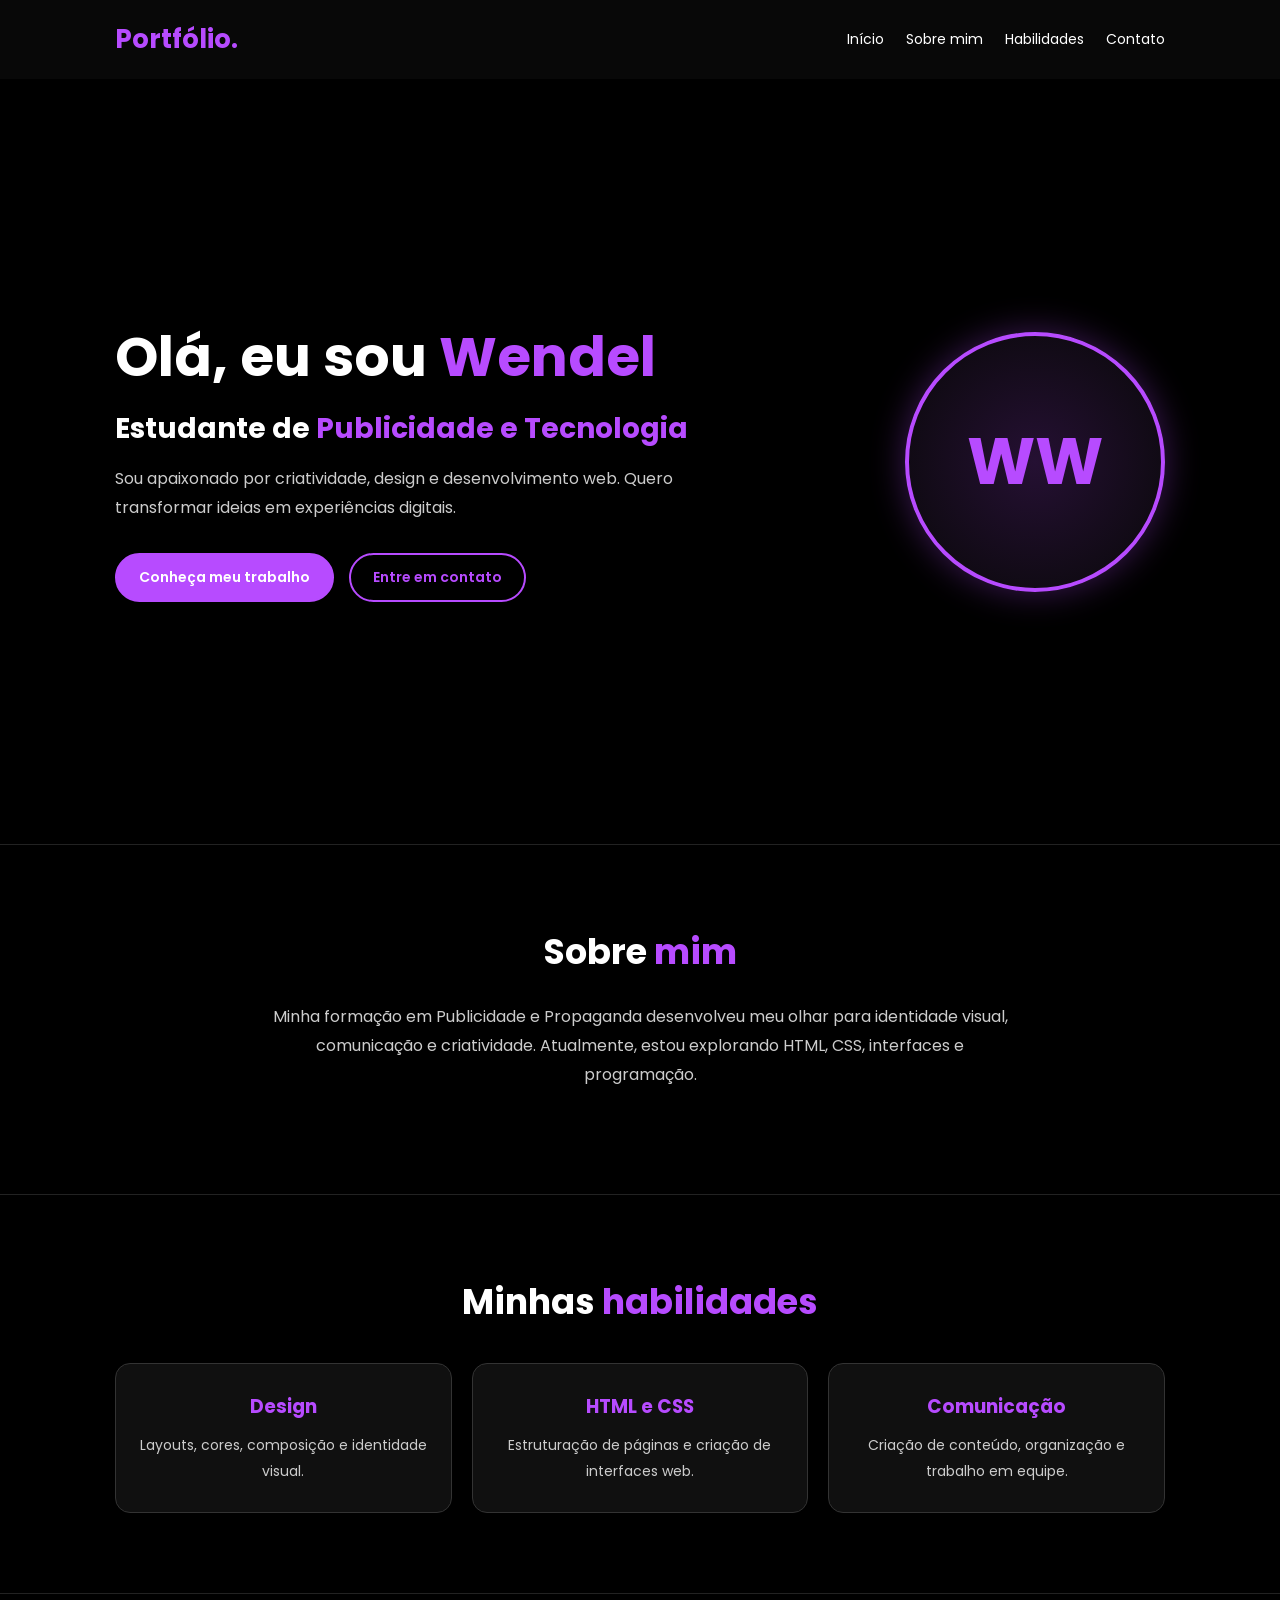
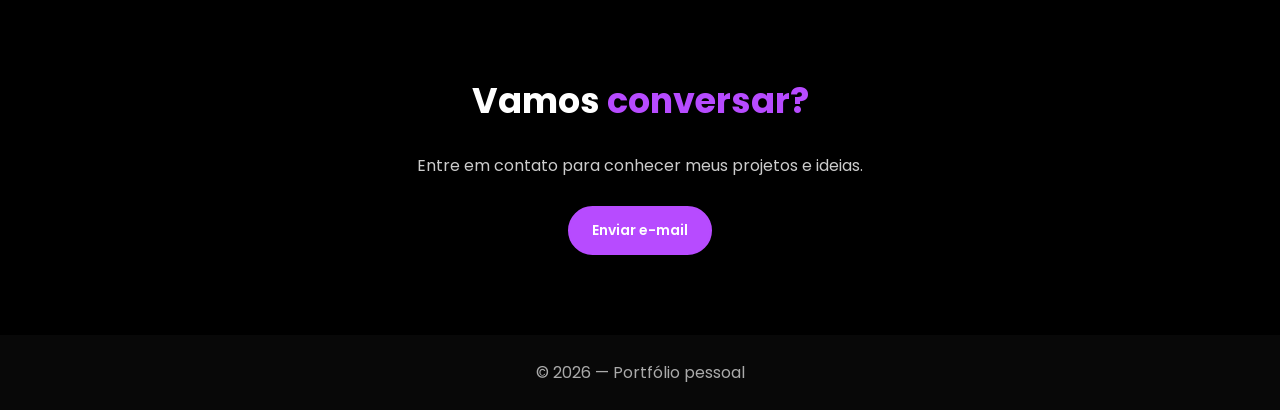
<file: PORTIFOLIO/index.html>
<!DOCTYPE html>
<html lang="pt-BR">
<head>
  <meta charset="UTF-8">
  <meta name="viewport" content="width=device-width, initial-scale=1.0">
  <title>Meu Portfólio</title>
  <link rel="stylesheet" href="style.css">
  <link rel="preconnect" href="https://fonts.googleapis.com">
  <link href="https://fonts.googleapis.com/css2?family=Poppins:wght@300;400;600;700&display=swap" rel="stylesheet">
</head>
<body>
  <header>
    <a href="#" class="logo">Portfólio.</a>
    <nav>
      <a href="#inicio">Início</a>
      <a href="#sobre">Sobre mim</a>
      <a href="#habilidades">Habilidades</a>
      <a href="#contato">Contato</a>
    </nav>
  </header>

  <main>
    <section id="inicio" class="inicio">
      <div class="conteudo">
        <h1>Olá, eu sou <span>Wendel</span></h1>
        <h2>Estudante de <span>Publicidade e Tecnologia</span></h2>
        <p>
          Sou apaixonado por criatividade, design e desenvolvimento web.
          Quero transformar ideias em experiências digitais.
        </p>

        <div class="botoes">
          <a href="#sobre" class="botao">Conheça meu trabalho</a>
          <a href="#contato" class="botao contorno">Entre em contato</a>
        </div>
      </div>

      <div class="foto">
        <div class="circulo">
          <span>WW</span>
        </div>
      </div>
    </section>

    <section id="sobre" class="secao">
      <h2>Sobre <span>mim</span></h2>
      <p>
        Minha formação em Publicidade e Propaganda desenvolveu meu olhar
        para identidade visual, comunicação e criatividade. Atualmente,
        estou explorando HTML, CSS, interfaces e programação.
      </p>
    </section>

    <section id="habilidades" class="secao">
      <h2>Minhas <span>habilidades</span></h2>
      <div class="cartoes">
        <article class="cartao">
          <h3>Design</h3>
          <p>Layouts, cores, composição e identidade visual.</p>
        </article>
        <article class="cartao">
          <h3>HTML e CSS</h3>
          <p>Estruturação de páginas e criação de interfaces web.</p>
        </article>
        <article class="cartao">
          <h3>Comunicação</h3>
          <p>Criação de conteúdo, organização e trabalho em equipe.</p>
        </article>
      </div>
    </section>

    <section id="contato" class="secao">
      <h2>Vamos <span>conversar?</span></h2>
      <p>Entre em contato para conhecer meus projetos e ideias.</p>
      <a class="botao" href="mailto:seuemail@exemplo.com">Enviar e-mail</a>
    </section>
  </main>

  <footer>© 2026 — Portfólio pessoal</footer>
</body>
</html>
</file>
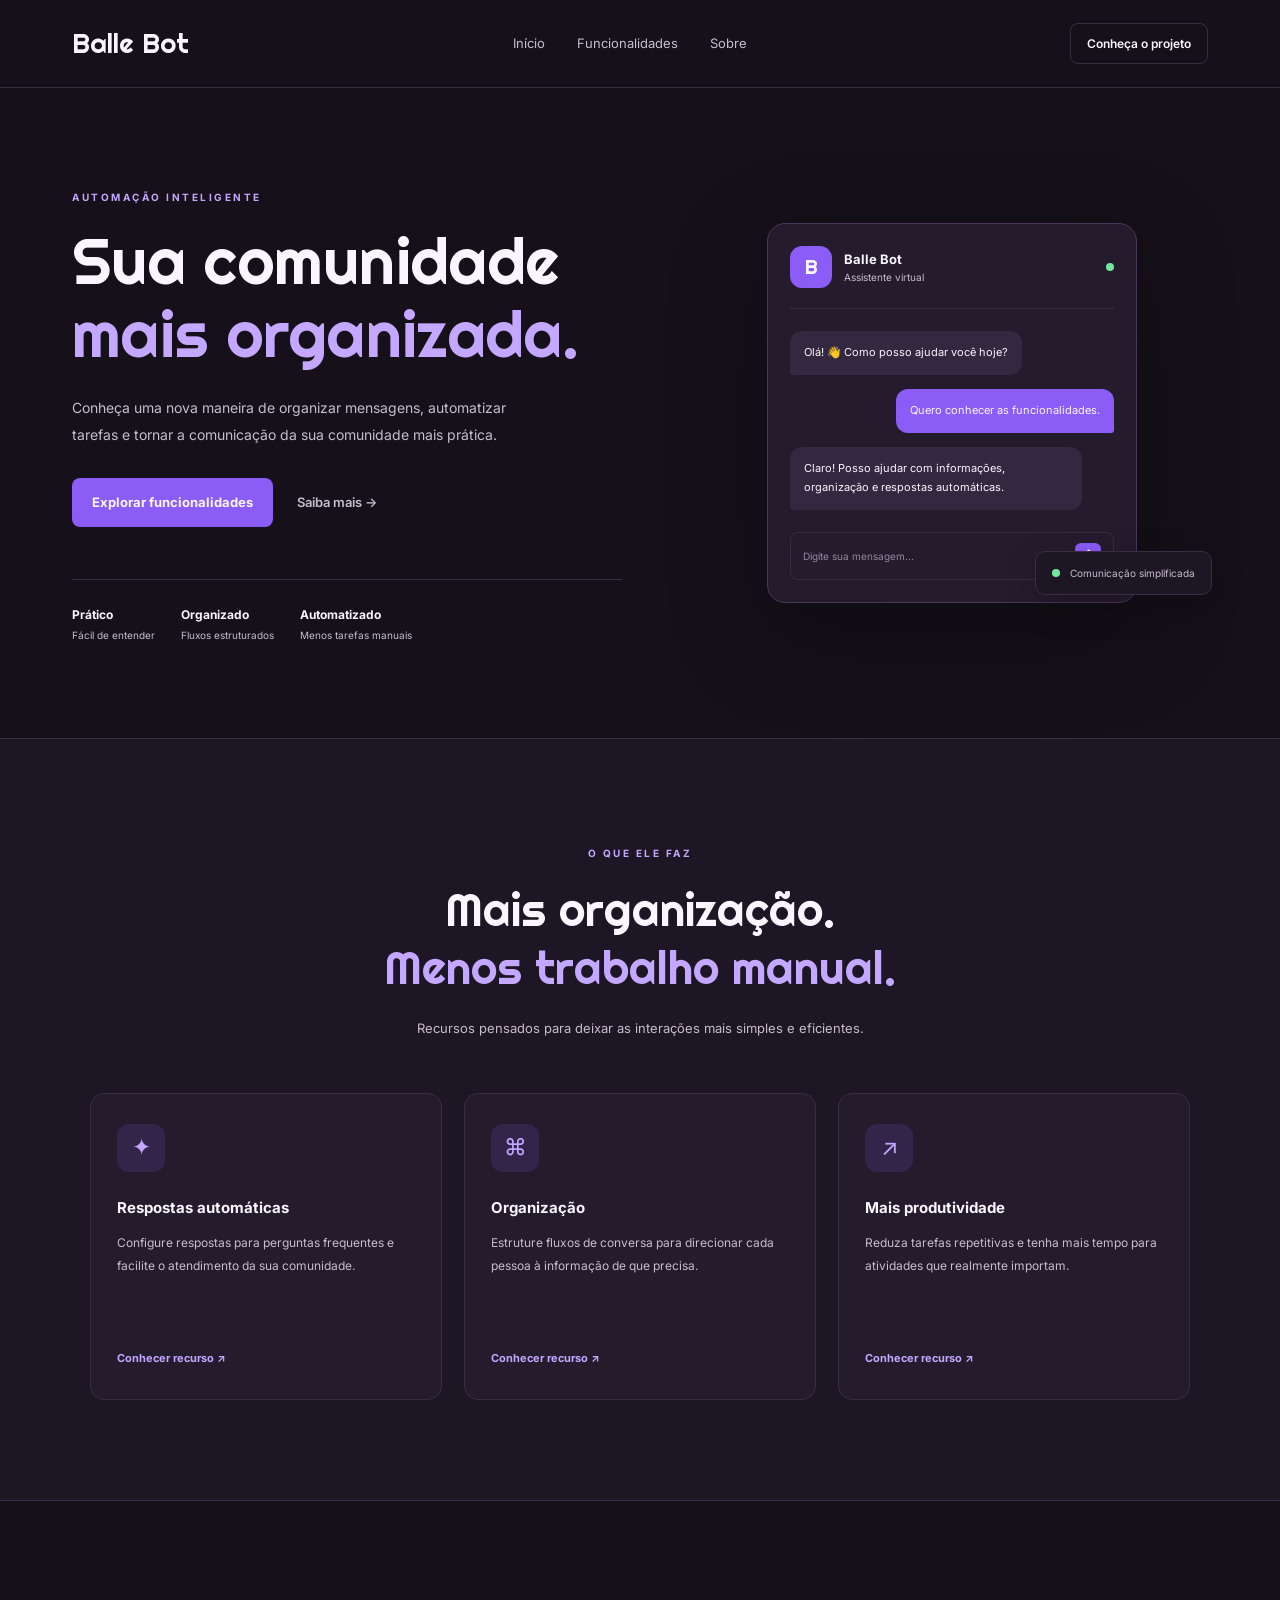
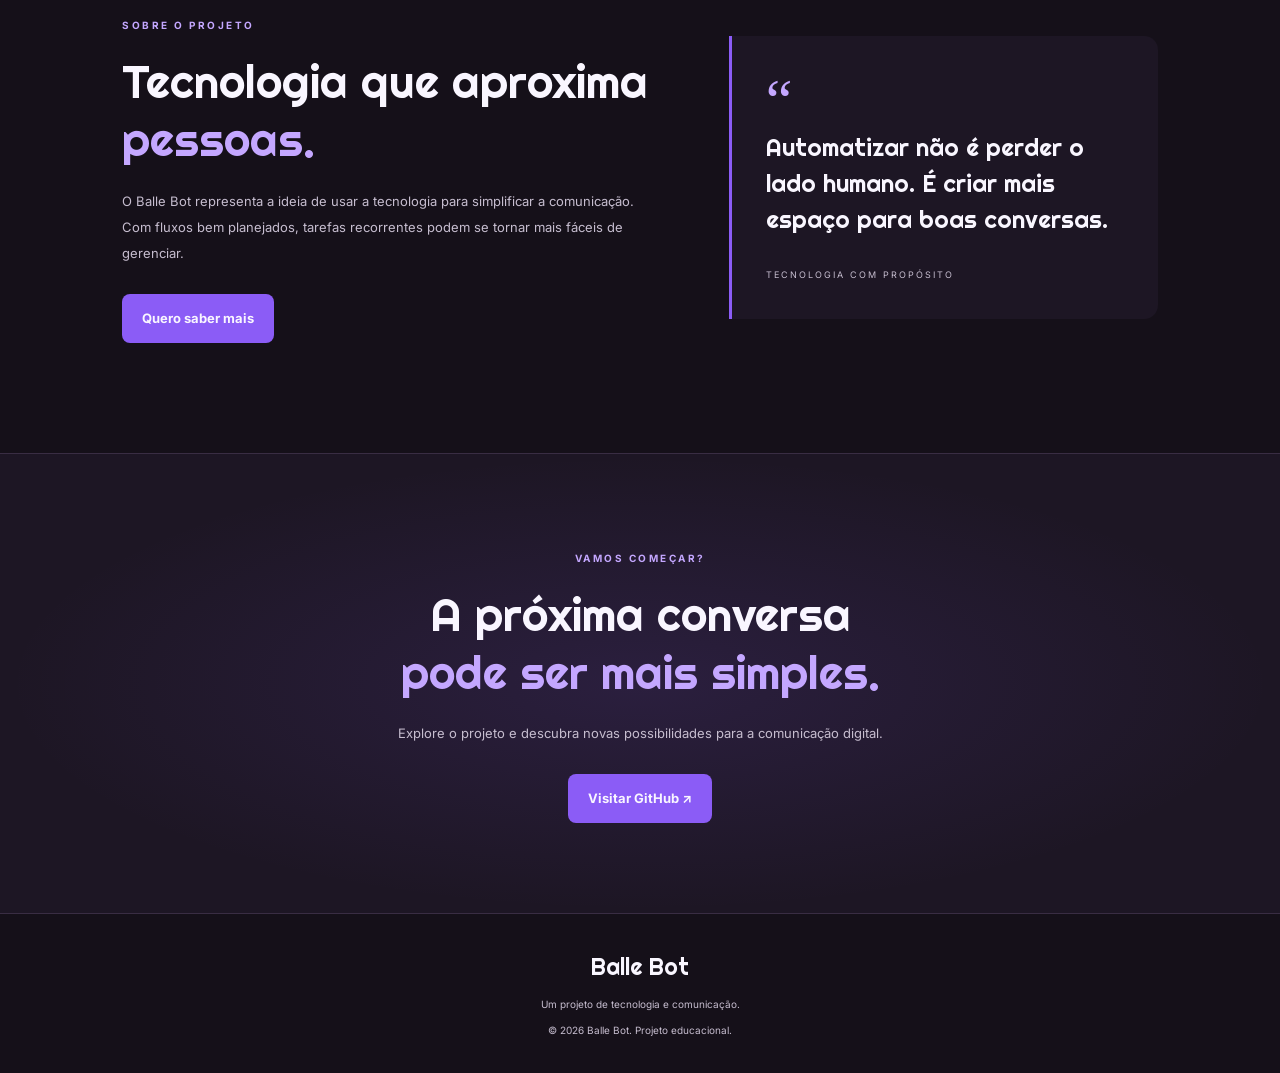
<file: TRABALHO/index.html>
<!DOCTYPE html>
<html lang="pt-BR">

<head>
    <meta charset="UTF-8">
    <meta name="viewport" content="width=device-width, initial-scale=1.0">

    <meta
        name="description"
        content="Conheça o Balle Bot, um assistente para automatizar tarefas e facilitar o gerenciamento da sua comunidade."
    >

    <title>Balle Bot | Sua comunidade mais organizada</title>

    <link rel="preconnect" href="https://fonts.googleapis.com">
    <link rel="preconnect" href="https://fonts.gstatic.com" crossorigin>

    <link
        href="https://fonts.googleapis.com/css2?family=Inter:wght@400;500;600;700&family=Righteous&display=swap"
        rel="stylesheet"
    >

    <link rel="stylesheet" href="./style.css">
</head>

<body>

    <!-- CABEÇALHO -->
    <header class="cabecalho">
        <nav class="navegacao">

            <a href="#inicio" class="logo" aria-label="Balle Bot, início">
                Balle Bot
            </a>

            <div class="menu">
                <a href="#inicio">Início</a>
                <a href="#funcionalidades">Funcionalidades</a>
                <a href="#sobre">Sobre</a>
            </div>

            <a href="#contato" class="botao-menu">
                Conheça o projeto
            </a>

        </nav>
    </header>

    <main>

        <!-- APRESENTAÇÃO -->
        <section class="hero" id="inicio">

            <div class="hero-conteudo">

                <span class="etiqueta">AUTOMAÇÃO INTELIGENTE</span>

                <h1>
                    Sua comunidade
                    <span>mais organizada.</span>
                </h1>

                <p>
                    Conheça uma nova maneira de organizar mensagens,
                    automatizar tarefas e tornar a comunicação
                    da sua comunidade mais prática.
                </p>

                <div class="hero-botoes">
                    <a href="#funcionalidades" class="botao-principal">
                        Explorar funcionalidades
                    </a>

                    <a href="#sobre" class="botao-secundario">
                        Saiba mais →
                    </a>
                </div>

                <div class="indicadores">
                    <div>
                        <strong>Prático</strong>
                        <span>Fácil de entender</span>
                    </div>

                    <div>
                        <strong>Organizado</strong>
                        <span>Fluxos estruturados</span>
                    </div>

                    <div>
                        <strong>Automatizado</strong>
                        <span>Menos tarefas manuais</span>
                    </div>
                </div>

            </div>

            <div class="hero-visual">

                <div class="circulo circulo-grande"></div>
                <div class="circulo circulo-pequeno"></div>

                <div class="cartao-chat">

                    <div class="chat-topo">
                        <div class="avatar">B</div>

                        <div>
                            <strong>Balle Bot</strong>
                            <span>Assistente virtual</span>
                        </div>

                        <span class="status"></span>
                    </div>

                    <div class="chat-mensagens">

                        <div class="mensagem mensagem-bot">
                            Olá! 👋 Como posso ajudar você hoje?
                        </div>

                        <div class="mensagem mensagem-usuario">
                            Quero conhecer as funcionalidades.
                        </div>

                        <div class="mensagem mensagem-bot">
                            Claro! Posso ajudar com informações,
                            organização e respostas automáticas.
                        </div>

                    </div>

                    <div class="chat-entrada">
                        <span>Digite sua mensagem...</span>
                        <span class="icone-enviar">↑</span>
                    </div>

                </div>

                <div class="etiqueta-flutuante">
                    <span class="ponto-verde"></span>
                    Comunicação simplificada
                </div>

            </div>

        </section>

        <!-- FUNCIONALIDADES -->
        <section class="funcionalidades" id="funcionalidades">

            <div class="titulo-secao">

                <span class="etiqueta">O QUE ELE FAZ</span>

                <h2>
                    Mais organização.
                    <span>Menos trabalho manual.</span>
                </h2>

                <p>
                    Recursos pensados para deixar as interações
                    mais simples e eficientes.
                </p>

            </div>

            <div class="grade-funcionalidades">

                <article class="card-funcionalidade">
                    <div class="icone-card">✦</div>

                    <h3>Respostas automáticas</h3>

                    <p>
                        Configure respostas para perguntas frequentes
                        e facilite o atendimento da sua comunidade.
                    </p>

                    <a href="#contato">Conhecer recurso ↗️</a>
                </article>

                <article class="card-funcionalidade">
                    <div class="icone-card">⌘</div>

                    <h3>Organização</h3>

                    <p>
                        Estruture fluxos de conversa para direcionar
                        cada pessoa à informação de que precisa.
                    </p>

                    <a href="#contato">Conhecer recurso ↗️</a>
                </article>

                <article class="card-funcionalidade">
                    <div class="icone-card">↗️</div>

                    <h3>Mais produtividade</h3>

                    <p>
                        Reduza tarefas repetitivas e tenha mais tempo
                        para atividades que realmente importam.
                    </p>

                    <a href="#contato">Conhecer recurso ↗️</a>
                </article>

            </div>

        </section>

        <!-- SOBRE -->
        <section class="sobre" id="sobre">

            <div class="sobre-texto">

                <span class="etiqueta">SOBRE O PROJETO</span>

                <h2>
                    Tecnologia que aproxima
                    <span>pessoas.</span>
                </h2>

                <p>
                    O Balle Bot representa a ideia de usar a tecnologia
                    para simplificar a comunicação. Com fluxos bem
                    planejados, tarefas recorrentes podem se tornar
                    mais fáceis de gerenciar.
                </p>

                <a href="#contato" class="botao-principal">
                    Quero saber mais
                </a>

            </div>

            <div class="sobre-destaque">
                <span class="aspas">“</span>

                <p>
                    Automatizar não é perder o lado humano.
                    É criar mais espaço para boas conversas.
                </p>

                <span class="destaque-legenda">
                    TECNOLOGIA COM PROPÓSITO
                </span>
            </div>

        </section>

        <!-- CHAMADA FINAL -->
        <section class="contato" id="contato">

            <span class="etiqueta">VAMOS COMEÇAR?</span>

            <h2>
                A próxima conversa
                <span>pode ser mais simples.</span>
            </h2>

            <p>
                Explore o projeto e descubra novas possibilidades
                para a comunicação digital.
            </p>

            <a
                href="https://github.com/"
                target="_blank"
                rel="noopener noreferrer"
                class="botao-principal"
            >
                Visitar GitHub ↗️
            </a>

        </section>

    </main>

    <!-- RODAPÉ -->
    <footer class="rodape">

        <a href="#inicio" class="logo">Balle Bot</a>

        <p>Um projeto de tecnologia e comunicação.</p>

        <span>© 2026 Balle Bot. Projeto educacional.</span>

    </footer>

</body>
</html>
</file>
<file: PORTIFOLIO/style.css>
@import url('https://fonts.googleapis.com/css2?family=Montserrat:ital,wght@0,100..900;1,100..900&display=swap');


* {
  margin: 0;
  padding: 0;
  box-sizing: border-box;
  text-decoration: none;
}

html {
  scroll-behavior: smooth;
  scroll-padding-top: 90px;
}

body {
  font-family: 'Poppins', sans-serif;
  background: #000;
  color: #fff;
}

header {
  position: sticky;
  top: 0;
  z-index: 10;
  width: 100%;
  padding: 20px 9%;
  background: #080808;
  display: flex;
  justify-content: space-between;
  align-items: center;
  flex-wrap: wrap;
  gap: 15px;
}

.logo {
  color: #b74bff;
  font-size: 26px;
  font-weight: 700;
}

nav {
  display: flex;
  flex-wrap: wrap;
  gap: 22px;
}

nav a {
  color: white;
  font-size: 14px;
  transition: color .3s;
}

nav a:hover {
  color: #b74bff;
}

.inicio {
  min-height: 85vh;
  padding: 100px 9%;
  display: flex;
  justify-content: space-between;
  align-items: center;
  gap: 50px;
}

.conteudo {
  max-width: 600px;
  animation: aparecer 1s ease both;
}

.conteudo h1 {
  font-size: clamp(32px, 5vw, 55px);
  line-height: 1.3;
}

.conteudo h2 {
  font-size: clamp(19px, 3vw, 28px);
  margin: 15px 0;
}

span {
  color: #b74bff;
}

.conteudo p,
.secao p {
  color: #ccc;
  font-size: 16px;
  line-height: 1.8;
}

.botoes {
  display: flex;
  flex-wrap: wrap;
  gap: 15px;
  margin-top: 30px;
}

.botao {
  display: inline-block;
  padding: 12px 22px;
  border: 2px solid #b74bff;
  border-radius: 30px;
  background: #b74bff;
  color: white;
  font-size: 14px;
  font-weight: 600;
  transition: .3s;
}

.botao:hover {
  background: transparent;
  color: #b74bff;
  transform: translateY(-3px);
}

.botao.contorno {
  background: transparent;
  color: #b74bff;
}

.foto {
  display: flex;
  justify-content: center;
  align-items: center;
  flex-shrink: 0;
  animation: flutuar 3s ease-in-out infinite;
}

.circulo {
  width: 260px;
  height: 260px;
  border: 4px solid #b74bff;
  border-radius: 50%;
  box-shadow: 0 0 35px #b74bff55;
  display: grid;
  place-items: center;
  font-size: 65px;
  font-weight: 700;
  background: radial-gradient(circle, #251033, #080808);
}

.secao {
  padding: 80px 9%;
  text-align: center;
  border-top: 1px solid #222;
}

.secao h2 {
  font-size: 35px;
  margin-bottom: 25px;
}

.secao > p {
  max-width: 750px;
  margin: 0 auto 25px;
}

.cartoes {
  display: grid;
  grid-template-columns: repeat(3, minmax(0, 1fr));
  gap: 20px;
  margin-top: 35px;
}

.cartao {
  padding: 28px 20px;
  border: 1px solid #333;
  border-radius: 15px;
  background: #101010;
  transition: .3s;
}

.cartao:hover {
  border-color: #b74bff;
  transform: translateY(-7px);
}

.cartao h3 {
  color: #b74bff;
  margin-bottom: 12px;
}

.cartao p {
  font-size: 14px;
}

footer {
  padding: 25px;
  text-align: center;
  background: #080808;
  color: #aaa;
}

@keyframes aparecer {
  from {
    opacity: 0;
    transform: translateY(25px);
  }
  to {
    opacity: 1;
    transform: translateY(0);
  }
}

@keyframes flutuar {
  0%, 100% { transform: translateY(0); }
  50% { transform: translateY(-15px); }
}

@media (max-width: 750px) {
  header {
    justify-content: center;
  }

  nav {
    justify-content: center;
    gap: 14px;
  }

  .inicio {
    flex-direction: column-reverse;
    text-align: center;
    padding: 65px 7%;
  }

  .botoes {
    justify-content: center;
  }

  .circulo {
    width: 190px;
    height: 190px;
    font-size: 48px;
  }

  .cartoes {
    grid-template-columns: 1fr;
  }
}
</file>
<file: TRABALHO/style.css>
/* =====================================
   1. VARIÁVEIS E CONFIGURAÇÕES
===================================== */

:root {
    --fundo: #151019;
    --fundo-secundario: #1d1624;
    --cartao: #241b2d;

    --roxo: #8b5cf6;
    --lilas: #c4a7ff;
    --branco: #f9f6ff;
    --texto: #c6bdcf;
    --borda: #392d43;
    --verde: #73e6a0;

    --fonte-principal: "Inter", sans-serif;
    --fonte-titulo: "Righteous", cursive;
}

* {
    margin: 0;
    padding: 0;
    box-sizing: border-box;
}

html {
    scroll-behavior: smooth;
    scroll-padding-top: 90px;
}

body {
    font-family: var(--fonte-principal);
    background: var(--fundo);
    color: var(--branco);
    line-height: 1.6;
}

a {
    color: inherit;
    text-decoration: none;
}

button,
a {
    -webkit-tap-highlight-color: transparent;
}

::selection {
    background: var(--roxo);
    color: var(--branco);
}


/* =====================================
   2. CABEÇALHO
===================================== */

.cabecalho {
    border-bottom: 1px solid var(--borda);
    background: var(--fundo);
}

.navegacao {
    max-width: 1200px;
    margin: 0 auto;
    padding: 22px 32px;

    display: flex;
    align-items: center;
    justify-content: space-between;
    gap: 28px;
}

.logo {
    font-family: var(--fonte-titulo);
    font-size: 27px;
    color: var(--branco);
    white-space: nowrap;
}

.menu {
    display: flex;
    align-items: center;
    gap: 32px;
}

.menu a {
    color: var(--texto);
    font-size: 13px;
    transition: color 0.2s ease;
}

.menu a:hover {
    color: var(--lilas);
}

.botao-menu {
    padding: 10px 16px;
    border: 1px solid var(--borda);
    border-radius: 8px;

    font-size: 12px;
    font-weight: 600;

    transition:
        background 0.2s ease,
        border-color 0.2s ease;
}

.botao-menu:hover {
    background: var(--cartao);
    border-color: var(--roxo);
}


/* =====================================
   3. ELEMENTOS REUTILIZÁVEIS
===================================== */

.etiqueta {
    display: inline-block;
    margin-bottom: 20px;

    color: var(--lilas);
    font-size: 10px;
    font-weight: 700;
    letter-spacing: 2.5px;
}

.botao-principal {
    display: inline-flex;
    justify-content: center;
    align-items: center;

    padding: 14px 20px;
    border-radius: 8px;

    background: var(--roxo);
    color: var(--branco);

    font-size: 13px;
    font-weight: 700;

    transition:
        background 0.2s ease,
        transform 0.2s ease;
}

.botao-principal:hover {
    background: #7442df;
    transform: translateY(-2px);
}

.botao-secundario {
    color: var(--texto);
    font-size: 13px;
    font-weight: 600;

    transition: color 0.2s ease;
}

.botao-secundario:hover {
    color: var(--lilas);
}


/* =====================================
   4. SEÇÃO PRINCIPAL
===================================== */

.hero {
    max-width: 1200px;
    min-height: 650px;
    margin: 0 auto;
    padding: 80px 32px;

    display: grid;
    grid-template-columns: 1.05fr 0.95fr;
    align-items: center;
    gap: 60px;
}

.hero-conteudo {
    max-width: 550px;
}

.hero h1 {
    font-family: var(--fonte-titulo);
    font-size: clamp(42px, 5vw, 66px);
    line-height: 1.14;
    font-weight: 400;
    letter-spacing: 0.3px;
    margin-bottom: 24px;
}

.hero h1 span,
.titulo-secao h2 span,
.sobre-texto h2 span,
.contato h2 span {
    display: block;
    color: var(--lilas);
}

.hero-conteudo > p {
    max-width: 470px;
    margin-bottom: 30px;

    color: var(--texto);
    font-size: 14px;
    line-height: 1.9;
}

.hero-botoes {
    display: flex;
    align-items: center;
    flex-wrap: wrap;
    gap: 24px;
}

.indicadores {
    display: flex;
    flex-wrap: wrap;
    gap: 26px;

    margin-top: 52px;
    padding-top: 25px;
    border-top: 1px solid var(--borda);
}

.indicadores div {
    display: flex;
    flex-direction: column;
    gap: 3px;
}

.indicadores strong {
    font-size: 12px;
}

.indicadores span {
    color: var(--texto);
    font-size: 10px;
}


/* =====================================
   5. ILUSTRAÇÃO DO CHAT
===================================== */

.hero-visual {
    position: relative;
    min-width: 0;
    min-height: 420px;

    display: flex;
    align-items: center;
    justify-content: center;
}

.circulo {
    position: absolute;
    border-radius: 50%;
    pointer-events: none;
}

.circulo-grande {
    width: 330px;
    height: 330px;

    background: #8b5cf615;
    border: 1px solid #8b5cf640;
}

.circulo-pequeno {
    width: 250px;
    height: 250px;

    border: 1px dashed #c4a7ff45;
}

.cartao-chat {
    position: relative;
    z-index: 1;

    width: 100%;
    max-width: 370px;
    padding: 22px;

    background: var(--cartao);
    border: 1px solid #493858;
    border-radius: 18px;

    box-shadow: 0 30px 100px #00000045;
}

.chat-topo {
    display: flex;
    align-items: center;
    gap: 12px;

    padding-bottom: 20px;
    border-bottom: 1px solid var(--borda);
}

.avatar {
    width: 42px;
    height: 42px;

    display: grid;
    place-items: center;

    background: var(--roxo);
    border-radius: 12px;

    font-family: var(--fonte-titulo);
    font-size: 20px;
}

.chat-topo div:nth-child(2) {
    display: flex;
    flex-direction: column;
    flex: 1;
}

.chat-topo strong {
    font-size: 13px;
}

.chat-topo div:nth-child(2) span {
    color: var(--texto);
    font-size: 10px;
}

.status,
.ponto-verde {
    width: 8px;
    height: 8px;
    border-radius: 50%;
    background: var(--verde);
}

.chat-mensagens {
    display: flex;
    flex-direction: column;
    gap: 14px;
    padding: 22px 0;
}

.mensagem {
    max-width: 90%;
    padding: 12px 14px;
    border-radius: 12px;

    font-size: 11px;
    line-height: 1.8;
}

.mensagem-bot {
    align-self: flex-start;
    background: #342840;
    color: var(--branco);
    border-bottom-left-radius: 3px;
}

.mensagem-usuario {
    align-self: flex-end;
    background: var(--roxo);
    color: var(--branco);
    border-bottom-right-radius: 3px;
}

.chat-entrada {
    display: flex;
    align-items: center;
    justify-content: space-between;
    gap: 12px;

    padding: 10px 12px;
    border: 1px solid var(--borda);
    border-radius: 8px;

    color: #95879f;
    font-size: 10px;
}

.icone-enviar {
    width: 26px;
    height: 26px;

    display: grid;
    place-items: center;

    border-radius: 6px;
    background: var(--roxo);
    color: var(--branco);

    font-size: 16px;
}

.etiqueta-flutuante {
    position: absolute;
    z-index: 2;
    right: -4px;
    bottom: 28px;

    display: flex;
    align-items: center;
    gap: 10px;

    padding: 13px 16px;
    border: 1px solid var(--borda);
    border-radius: 10px;

    background: var(--fundo-secundario);
    color: var(--texto);
    font-size: 10px;

    box-shadow: 0 12px 35px #00000030;
}

.ponto-verde {
    display: inline-block;
    flex-shrink: 0;
}


/* =====================================
   6. FUNCIONALIDADES
===================================== */

.funcionalidades {
    padding: 100px 32px;
    background: var(--fundo-secundario);
    border-top: 1px solid var(--borda);
    border-bottom: 1px solid var(--borda);
}

.titulo-secao {
    max-width: 700px;
    margin: 0 auto 52px;
    text-align: center;
}

.titulo-secao h2,
.sobre-texto h2,
.contato h2 {
    font-family: var(--fonte-titulo);
    font-size: clamp(32px, 4vw, 46px);
    font-weight: 400;
    line-height: 1.25;
    margin-bottom: 20px;
}

.titulo-secao > p,
.contato > p {
    color: var(--texto);
    font-size: 13px;
    line-height: 1.9;
}

.grade-funcionalidades {
    max-width: 1100px;
    margin: 0 auto;

    display: grid;
    grid-template-columns: repeat(3, minmax(0, 1fr));
    gap: 22px;
}

.card-funcionalidade {
    padding: 30px 26px;

    background: var(--cartao);
    border: 1px solid var(--borda);
    border-radius: 14px;

    transition:
        transform 0.25s ease,
        border-color 0.25s ease;
}

.card-funcionalidade:hover {
    transform: translateY(-5px);
    border-color: var(--roxo);
}

.icone-card {
    width: 48px;
    height: 48px;
    margin-bottom: 24px;

    display: grid;
    place-items: center;

    background: #8b5cf625;
    color: var(--lilas);
    border-radius: 12px;

    font-size: 23px;
}

.card-funcionalidade h3 {
    margin-bottom: 12px;
    font-size: 15px;
}

.card-funcionalidade p {
    min-height: 90px;
    margin-bottom: 22px;

    color: var(--texto);
    font-size: 12px;
    line-height: 1.9;
}

.card-funcionalidade > a {
    color: var(--lilas);
    font-size: 11px;
    font-weight: 700;
}


/* =====================================
   7. SOBRE O PROJETO
===================================== */

.sobre {
    max-width: 1100px;
    margin: 0 auto;
    padding: 110px 32px;

    display: grid;
    grid-template-columns: 1fr 0.8fr;
    align-items: center;
    gap: 70px;
}

.sobre-texto > p {
    margin-bottom: 28px;
    color: var(--texto);
    font-size: 13px;
    line-height: 2;
}

.sobre-destaque {
    padding: 34px;
    border-left: 3px solid var(--roxo);
    border-radius: 0 14px 14px 0;

    background: var(--fundo-secundario);
}

.aspas {
    color: var(--lilas);
    font-family: Georgia, serif;
    font-size: 60px;
    line-height: 1;
}

.sobre-destaque > p {
    margin-bottom: 22px;

    font-family: var(--fonte-titulo);
    font-size: 24px;
    line-height: 1.5;
}

.destaque-legenda {
    color: var(--texto);
    font-size: 9px;
    letter-spacing: 2px;
}


/* =====================================
   8. CHAMADA FINAL
===================================== */

.contato {
    padding: 90px 24px;
    text-align: center;

    background:
        radial-gradient(
            ellipse at center,
            #8b5cf620 0%,
            transparent 70%
        ),
        var(--fundo-secundario);

    border-top: 1px solid var(--borda);
}

.contato h2 {
    max-width: 700px;
    margin: 0 auto 20px;
}

.contato > p {
    max-width: 500px;
    margin: 0 auto 28px;
}


/* =====================================
   9. RODAPÉ
===================================== */

.rodape {
    padding: 35px 24px;

    display: flex;
    flex-direction: column;
    align-items: center;
    gap: 10px;

    border-top: 1px solid var(--borda);
    text-align: center;
}

.rodape .logo {
    font-size: 23px;
}

.rodape p,
.rodape > span {
    color: var(--texto);
    font-size: 10px;
}


/* =====================================
   10. TABLETS
===================================== */

@media (max-width: 900px) {

    .navegacao {
        padding: 20px 24px;
        gap: 18px;
    }

    .menu {
        gap: 18px;
    }

    .hero {
        padding: 65px 24px;
        gap: 30px;
    }

    .indicadores {
        gap: 18px;
    }

    .hero-visual {
        min-height: 360px;
    }

    .cartao-chat {
        padding: 18px;
    }

    .etiqueta-flutuante {
        right: -8px;
    }

    .grade-funcionalidades {
        gap: 14px;
    }

    .card-funcionalidade {
        padding: 24px 18px;
    }

    .sobre {
        gap: 35px;
    }
}


/* =====================================
   11. CELULARES
===================================== */

@media (max-width: 650px) {

    .navegacao {
        flex-wrap: wrap;
        padding: 18px 20px;
    }

    .logo {
        font-size: 24px;
    }

    .botao-menu {
        padding: 9px 11px;
        font-size: 10px;
    }

    .menu {
        order: 3;
        width: 100%;
        justify-content: space-between;
        gap: 12px;
    }

    .menu a {
        font-size: 11px;
    }

    .hero {
        grid-template-columns: 1fr;
        padding: 58px 22px 70px;
        gap: 30px;
    }

    .hero h1 {
        font-size: clamp(40px, 11vw, 54px);
    }

    .hero-conteudo > p {
        font-size: 13px;
    }

    .hero-botoes {
        gap: 18px;
    }

    .botao-principal {
        padding: 13px 15px;
        font-size: 11px;
    }

    .indicadores {
        margin-top: 35px;
        gap: 18px;
    }

    .indicadores strong {
        font-size: 11px;
    }

    .indicadores span {
        font-size: 9px;
    }

    .hero-visual {
        min-height: 360px;
        margin: 0 4px;
    }

    .circulo-grande {
        width: 280px;
        height: 280px;
    }

    .circulo-pequeno {
        width: 220px;
        height: 220px;
    }

    .cartao-chat {
        max-width: 350px;
    }

    .etiqueta-flutuante {
        right: 0;
        bottom: 0;
        font-size: 9px;
    }

    .funcionalidades {
        padding: 75px 22px;
    }

    .titulo-secao {
        margin-bottom: 35px;
    }

    .titulo-secao h2,
    .sobre-texto h2,
    .contato h2 {
        font-size: 34px;
    }

    .grade-funcionalidades {
        grid-template-columns: 1fr;
        gap: 16px;
    }

    .card-funcionalidade p {
        min-height: auto;
    }

    .sobre {
        grid-template-columns: 1fr;
        padding: 75px 22px;
        gap: 35px;
    }

    .sobre-destaque {
        padding: 26px;
    }

    .sobre-destaque > p {
        font-size: 21px;
    }

    .contato {
        padding: 75px 22px;
    }

}


/* =====================================
   12. ACESSIBILIDADE
===================================== */

@media (prefers-reduced-motion: reduce) {

    *,
    *::before,
    *::after {
        scroll-behavior: auto !important;
        transition-duration: 0.01ms !important;
    }

}
</file>
